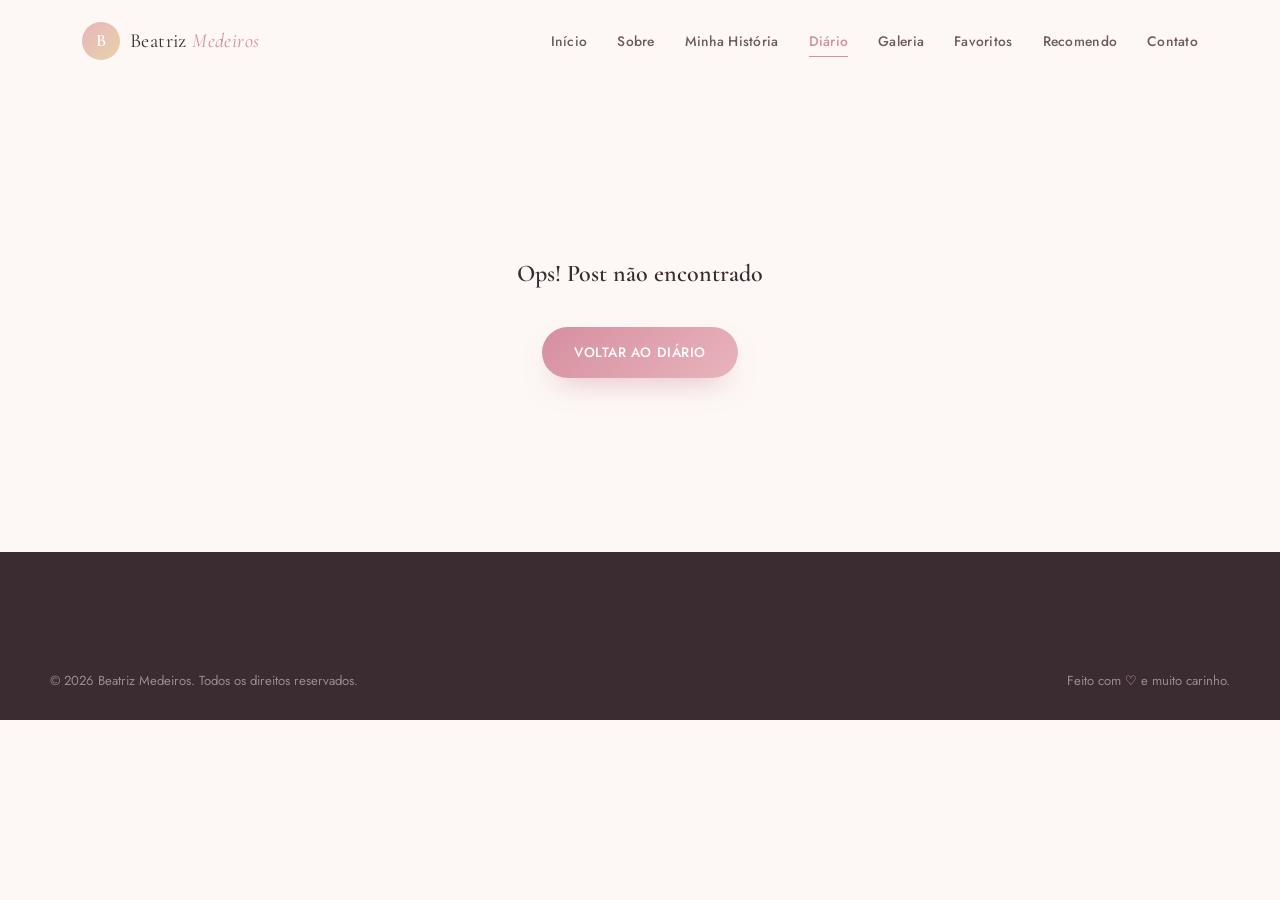
<file: post.html>
<!DOCTYPE html>
<html lang="pt-BR">
<head>
  <meta charset="UTF-8">
  <meta name="viewport" content="width=device-width, initial-scale=1.0">
  <title>Beatriz Medeiros | Post</title>
  <meta name="description" content="Leia o post completo no blog de Beatriz Medeiros">
  <link rel="preconnect" href="https://fonts.googleapis.com">
  <link rel="preconnect" href="https://fonts.gstatic.com" crossorigin>
  <link href="https://fonts.googleapis.com/css2?family=Cormorant+Garamond:ital,wght@0,400;0,500;0,600;1,500&family=Marcellus&family=Jost:wght@300;400;500;600&display=swap" rel="stylesheet">
  <link rel="stylesheet" href="style.css">
</head>
<body>
  <!-- PRELOADER -->
  <div class="preloader" id="preloader" aria-hidden="true">
    <div class="preloader-container">
      <div class="preloader-ring">
        <div class="preloader-mark">B</div>
      </div>
      <div class="preloader-text">
        <div class="preloader-title">Beatriz <em>Medeiros</em></div>
        <div class="preloader-subtitle">Carregando...</div>
      </div>
    </div>
  </div>

  <!-- HEADER / NAV -->
  <header class="site-header" id="site-header">
    <div class="header-inner container">
      <a href="index.html" class="logo" aria-label="Página inicial de Beatriz Medeiros">
        <span class="logo-mark">B</span>
        <span class="logo-text">Beatriz <em>Medeiros</em></span>
      </a>
      <nav class="main-nav" id="main-nav" aria-label="Navegação principal">
        <ul>
          <li><a href="index.html#home" class="nav-link">Início</a></li>
          <li><a href="index.html#sobre" class="nav-link">Sobre</a></li>
          <li><a href="index.html#historia" class="nav-link">Minha História</a></li>
          <li><a href="index.html#blog" class="nav-link active">Diário</a></li>
          <li><a href="index.html#galeria" class="nav-link">Galeria</a></li>
          <li><a href="index.html#favoritos" class="nav-link">Favoritos</a></li>
          <li><a href="index.html#produtos" class="nav-link">Recomendo</a></li>
          <li><a href="index.html#contato" class="nav-link">Contato</a></li>
        </ul>
      </nav>
      <button class="nav-toggle" id="nav-toggle" aria-label="Abrir menu" aria-expanded="false">
        <span></span><span></span><span></span>
      </button>
    </div>
  </header>

  <!-- POST INDIVIDUAL -->
  <section class="section" id="post-individual">
    <div class="container" style="max-width: 800px;">
      <a href="index.html#blog" class="link-arrow" style="display: inline-block; margin-bottom: 2rem;">&larr; Voltar ao diário</a>
      
      <div class="post-header" data-animate="fade-up">
        <span class="tag" id="post-tag"></span>
        <h1 class="section-title" id="post-title"></h1>
        <div class="post-meta" style="color: var(--text-light); margin-bottom: 2rem;">
          <time id="post-date"></time>
        </div>
      </div>
      
      <div class="post-image" data-animate="fade-up" style="margin-bottom: 2rem; border-radius: 1rem; overflow: hidden;">
        <img id="post-image" src="" alt="" style="width: 100%; height: auto; display: block;">
      </div>
      
      <div class="post-content" data-animate="fade-up" id="post-content">
        <!-- O conteúdo completo do post será inserido aqui via JS -->
      </div>
    </div>
  </section>

  <!-- CONTATO / FOOTER -->
  <footer class="site-footer">
    <div class="container footer-bottom">
      <p>&copy; <span id="year"></span> Beatriz Medeiros. Todos os direitos reservados.</p>
      <p class="footer-credit">Feito com <span aria-hidden="true">♡</span> e muito carinho.</p>
    </div>
  </footer>

  <script>
    // Mesmos dados dos posts do index.html! Copie e cole aqui os mesmos do script.js
    const blogPosts = [
      {
        id: 1,
        title: "Manhãs lentas: o ritual que mudou minha rotina",
        excerpt: "Como pequenos hábitos pela manhã transformaram minha produtividade e meu bem-estar.",
        category: "diario",
        tag: "Diário",
        image: "images/sala2.jpeg",
        date: "2026-06-10",
        dateDisplay: "10 jun 2026",
        link: "post.html?id=1",
        fullContent: `
          <p>Bom dia, pessoal! Hoje quero compartilhar com vocês um pouco sobre como mudei completamente minha relação com as manhãs — e como isso transformou todo o resto do meu dia.</p>
          <br>
          <h3>O problema antigo</h3>
          <p>Antes, eu era a pessoa que acordava 10 minutos antes de precisar sair, pulava o café da manhã e passava o resto do dia sentindo que estava "atrasada" para tudo. Não era uma forma feliz de viver.</p>
          <br>
          <h3>O ritual que mudou tudo</h3>
          <p>Decidi começar pequeno: acordar 30 minutos mais cedo. Nesses 30 minutos, eu:
            <ul style="list-style: disc; margin-left: 2rem; margin-top: 1rem; margin-bottom: 1rem;">
              <li>Bebo um copo de água quente com limão</li>
              <li>Faço 10 minutos de alongamento leve</li>
              <li>Escrevo 3 coisas que sou grata no meu diário</li>
              <li>Preparo um café da manhã calmamente</li>
            </ul>
          </p>
          <br>
          <p>Esses pequenos passos fizeram toda a diferença! Agora eu começo o dia com calma e gratidão, e isso reflete em tudo o que faço.</p>
          <br>
          <p>Espero que essa história inspire você a criar seus próprios rituais matinais! Qual é o seu ritual favorito? Me conte no Instagram!</p>
        `
      },
      {
        id: 2,
        title: "5 livros que li este mês e amei",
        excerpt: "Uma seleção carinhosa de histórias que me acompanharam nas últimas semanas.",
        category: "leituras",
        tag: "Leituras",
        image: "images/lendo_livro_surpresa.jpeg",
        date: "2026-06-05",
        dateDisplay: "05 jun 2026",
        link: "post.html?id=2",
        fullContent: `
          <p>Olá, amantes de livros! Hoje vim compartilhar as minhas leituras favoritas do mês — foram 5 livros que me fizeram sorrir, refletir e viajar sem sair de casa.</p>
          <br>
          <h3>1. A Insustentável Leveza do Ser - Milan Kundera</h3>
          <p>Um clássico que finalmente li! Fala sobre amor, liberdade e as escolhas que fazemos na vida. Muito profundoe cheio de frases para marcar no livro.</p>
          <br>
          <h3>2. Mulheres que Correm com os Lobos - Clarissa Pinkola Estés</h3>
          <p>Um livro sobre a força feminina, mitos e histórias que nos conectam com a nossa essência selvagem. Maravilhoso para quem busca autoconhecimento.</p>
          <br>
          <h3>3. O Pequeno Príncipe - Antoine de Saint-Exupéry</h3>
          <p>Reler esse livro é sempre um presente. Cada vez que leio, vejo algo novo. Uma lição sobre o que realmente importa na vida.</p>
          <br>
          <h3>4. Comer, Rezar, Amar - Elizabeth Gilbert</h3>
          <p>Uma jornada de autoconhecimento por Itália, Índia e Indonésia. Me inspirou a querer viajar mais e encontrar minha própria paz.</p>
          <br>
          <h3>5. A Vida é Bela - Stefan Zweig</h3>
          <p>Um livro sobre esperança e a beleza dos pequenos detalhes da vida. Perfeito para ler em um dia chuvoso com um chá quente.</p>
          <br>
          <p>E você, quais livros leu recentemente? Me recomenda alguns? Até a próxima!</p>
        `
      },
      {
        id: 3,
        title: "Um fim de semana inesquecível na serra",
        excerpt: "Registros, dicas e a sensação de desacelerar entre montanhas e ar puro.",
        category: "viagens",
        tag: "Viagens",
        image: "images/serra.jpeg",
        date: "2026-05-28",
        dateDisplay: "28 mai 2026",
        link: "post.html?id=3",
        fullContent: `
          <p>Oi pessoal! Voltei de um fim de semana na serra e estou aqui para contar tudo — desde as paisagens até as dicas práticas para você planejar sua própria viagem!</p>
          <br>
          <h3>Onde fui?</h3>
          <p>Fui para uma pequena cidade na serra, cheia de pousadas charmosas e paisagens de tirar o fôlego. O ar era tão limpo que parecia que eu estava respirando pela primeira vez!</p>
          <br>
          <h3>O que fiz?</h3>
          <ul style="list-style: disc; margin-left: 2rem; margin-top: 1rem; margin-bottom: 1rem;">
            <li>Fiz trilhas por matas de araucárias</li>
            <li>Provei doces caseiros na feira local</li>
            <li>Passei por mirantes com vistas incríveis</li>
            <li>Dormi em uma pousada com lareira — sonho!</li>
          </ul>
          <br>
          <h3>Dicas para sua viagem</h3>
          <p>Leve roupas quentes mesmo no verão, pois a serra esfria muito à noite! E não se esqueça de levar uma câmera — as paisagens são imperdíveis.</p>
          <br>
          <p>Essa viagem me lembrou da importância de desacelerar e aproveitar o momento. A vida é muito mais bonita quando a gente não está com pressa!</p>
        `
      },
      {
        id: 4,
        title: "Como criei meu canto de leitura dos sonhos",
        excerpt: "Dicas de decoração simples e acessível para criar um espaço só seu em casa.",
        category: "lifestyle",
        tag: "Lifestyle",
        image: "images/biblioteca2.jpeg",
        date: "2026-05-20",
        dateDisplay: "20 mai 2026",
        link: "post.html?id=4",
        fullContent: `
          <p>Olá, amantes de decoração! Hoje vou compartilhar como criei o meu canto de leitura dos sonhos — sem gastar muito dinheiro!</p>
          <br>
          <h3>1. Escolha o lugar perfeito</h3>
          <p>Eu escolhi um cantinho perto da janela, para ter luz natural durante o dia. Se você não tiver janela, use luzes quentes — elas dão um clima super aconchegante!</p>
          <br>
          <h3>2. Conforto é tudo</h3>
          <p>Coloquei uma poltrona super confortável, um tapete felpudo e várias almofadas. O objetivo é se sentir como um abraço!</p>
          <br>
          <h3>3. Iluminação</h3>
          <p>Além da luz natural, tenho uma luminária de mesa com luz quente e também luzes de fada. Perfeito para leituras noturnas!</p>
          <br>
          <h3>4. Toques pessoais</h3>
          <p>Adicionei algumas plantas, um porta-canetas e, claro, uma estante com os meus livros favoritos. Personalize com o que você ama!</p>
          <br>
          <p>Esse espaço é o meu refúgio. Espero que essas dicas ajudem você a criar o seu próprio canto especial!</p>
        `
      },
      {
        id: 5,
        title: "O que aprendi ao escrever todos os dias por um ano",
        excerpt: "Reflexões sobre disciplina, autoconhecimento e o poder de registrar a própria vida.",
        category: "diario",
        tag: "Diário",
        image: "images/diario.jpeg",
        date: "2026-05-12",
        dateDisplay: "12 mai 2026",
        link: "post.html?id=5",
        fullContent: `
          <p>Há um ano, eu me propus a escrever no diário todos os dias. Hoje, quero compartilhar com vocês o que essa prática me ensinou.</p>
          <br>
          <h3>1. Autoconhecimento</h3>
          <p>Escrever todos os dias me fez conhecer melhor a mim mesma — meus medos, meus sonhos, o que me faz feliz. É como ter uma conversa honesta com você mesmo.</p>
          <br>
          <h3>2. Gratidão</h3>
          <p>Comecei a perceber e registrar os pequenos momentos de alegria — um café bom, um sorriso de um amigo, um dia de sol. Isso mudou completamente minha perspectiva.</p>
          <br>
          <h3>3. Disciplina</h3>
          <p>Não foi fácil todos os dias. Alguns dias eu só escrevia duas linhas. Mas o importante era manter o hábito. E isso me ensinou que a constância vale mais que a perfeição.</p>
          <br>
          <h3>4. Memórias</h3>
          <p>Agora eu tenho um registro de todo esse ano — os momentos bons e os menos bons. É maravilhoso poder voltar e lembrar de detalhes que já tinha esquecido.</p>
          <br>
          <p>Se você já pensou em começar um diário, eu recomendo muito! Basta começar — não precisa ser perfeito, só precisa ser seu.</p>
        `
      },
      {
        id: 6,
        title: "Receita afetiva: o bolo que sempre me lembra de casa",
        excerpt: "A receita de família que nunca falha e o motivo de eu sempre voltar a ela.",
        category: "lifestyle",
        tag: "Lifestyle",
        image: "images/bolo1.jpeg",
        date: "2026-05-02",
        dateDisplay: "02 mai 2026",
        link: "post.html?id=6",
        fullContent: `
          <p>Olá, pessoal! Hoje vim compartilhar uma receita muito especial: o bolo de chocolate da minha avó. É uma receita que me lembra de casa, de abraços quentes e de felicidade.</p>
          <br>
          <h3>Ingredientes (para 8 pessoas)</h3>
          <ul style="list-style: disc; margin-left: 2rem; margin-top: 1rem; margin-bottom: 1rem;">
            <li>3 ovos</li>
            <li>1 xícara de açúcar</li>
            <li>1 xícara de leite</li>
            <li>1/2 xícara de óleo vegetal</li>
            <li>1 xícara de chocolate em pó</li>
            <li>2 xícaras de farinha de trigo</li>
            <li>1 colher de sopa de fermento em pó</li>
            <li>Uma pitada de sal</li>
          </ul>
          <br>
          <h3>Modo de preparo</h3>
          <ol style="list-style: decimal; margin-left: 2rem; margin-top: 1rem; margin-bottom: 1rem;">
            <li>Preaqueça o forno a 180°C e unte uma forma com manteiga e farinha.</li>
            <li>Bata os ovos e o açúcar até ficar claro e fofo.</li>
            <li>Adicione o leite, o óleo e o chocolate em pó, e misture bem.</li>
            <li>Acrescente a farinha, o sal e misture até ficar homogêneo.</li>
            <li>Por último, adicione o fermento e misture suavemente.</li>
            <li>Leve ao forno por cerca de 40 minutos ou até que um palito saia limpo.</li>
          </ol>
          <br>
          <p>Esse bolo é simples, mas cheio de amor. Espero que ele traga felicidade para a sua casa também!</p>
        `
      }
    ];

    // Função para pegar o parâmetro da URL
    function getQueryParam(param) {
      const urlParams = new URLSearchParams(window.location.search);
      return urlParams.get(param);
    }

    // Função para carregar o post
    function loadPost() {
      const postId = parseInt(getQueryParam('id'));
      const post = blogPosts.find(p => p.id === postId);

      if (!post) {
        document.getElementById('post-individual').innerHTML = `
          <div class="container" style="max-width: 800px; text-align: center; padding: 4rem 0;">
            <h2>Ops! Post não encontrado</h2>
            <a href="index.html#blog" class="btn btn-primary" style="margin-top: 2rem;">Voltar ao diário</a>
          </div>
        `;
        return;
      }

      // Preencher o conteúdo do post
      document.getElementById('post-tag').textContent = post.tag;
      document.getElementById('post-title').textContent = post.title;
      document.getElementById('post-date').textContent = post.dateDisplay;
      document.getElementById('post-image').src = post.image;
      document.getElementById('post-image').alt = post.title;
      document.getElementById('post-content').innerHTML = post.fullContent;
      document.title = `Beatriz Medeiros | ${post.title}`;

      // Animações (mesmo estilo do index.html)
      const animatedEls = document.querySelectorAll('[data-animate]');
      const revealObserver = new IntersectionObserver((entries) => {
        entries.forEach(entry => {
          if (entry.isIntersecting) {
            const delay = entry.target.dataset.delay || 0;
            setTimeout(() => entry.target.classList.add('in-view'), delay);
            revealObserver.unobserve(entry.target);
          }
        });
      }, { threshold: 0.15, rootMargin: '0px 0px -40px 0px' });

      animatedEls.forEach((el, index) => {
        const parent = el.parentElement;
        if (parent && parent.children.length > 1) {
          const siblingIndex = Array.from(parent.children).indexOf(el);
          el.dataset.delay = Math.min(siblingIndex * 80, 320);
        }
        revealObserver.observe(el);
      });
    }

    // Mesmas funções básicas do index.html
    document.addEventListener('DOMContentLoaded', () => {
      loadPost();

      // Preloader
      const preloader = document.getElementById('preloader');
      window.addEventListener('load', () => {
        setTimeout(() => preloader.classList.add('is-hidden'), 300);
      });
      setTimeout(() => preloader && preloader.classList.add('is-hidden'), 1500);

      // Menu mobile
      const navToggle = document.getElementById('nav-toggle');
      const mainNav = document.getElementById('main-nav');
      navToggle.addEventListener('click', () => {
        const isOpen = mainNav.classList.toggle('is-open');
        navToggle.classList.toggle('is-active', isOpen);
        navToggle.setAttribute('aria-expanded', isOpen);
        document.body.style.overflow = isOpen ? 'hidden' : '';
      });
      document.querySelectorAll('.nav-link').forEach(link => {
        link.addEventListener('click', () => {
          if (mainNav.classList.contains('is-open')) {
            mainNav.classList.remove('is-open');
            navToggle.classList.remove('is-active');
            navToggle.setAttribute('aria-expanded', 'false');
            document.body.style.overflow = '';
          }
        });
      });

      // Ano no rodapé
      document.getElementById('year').textContent = new Date().getFullYear();
    });
  </script>
</body>
</html>
</file>
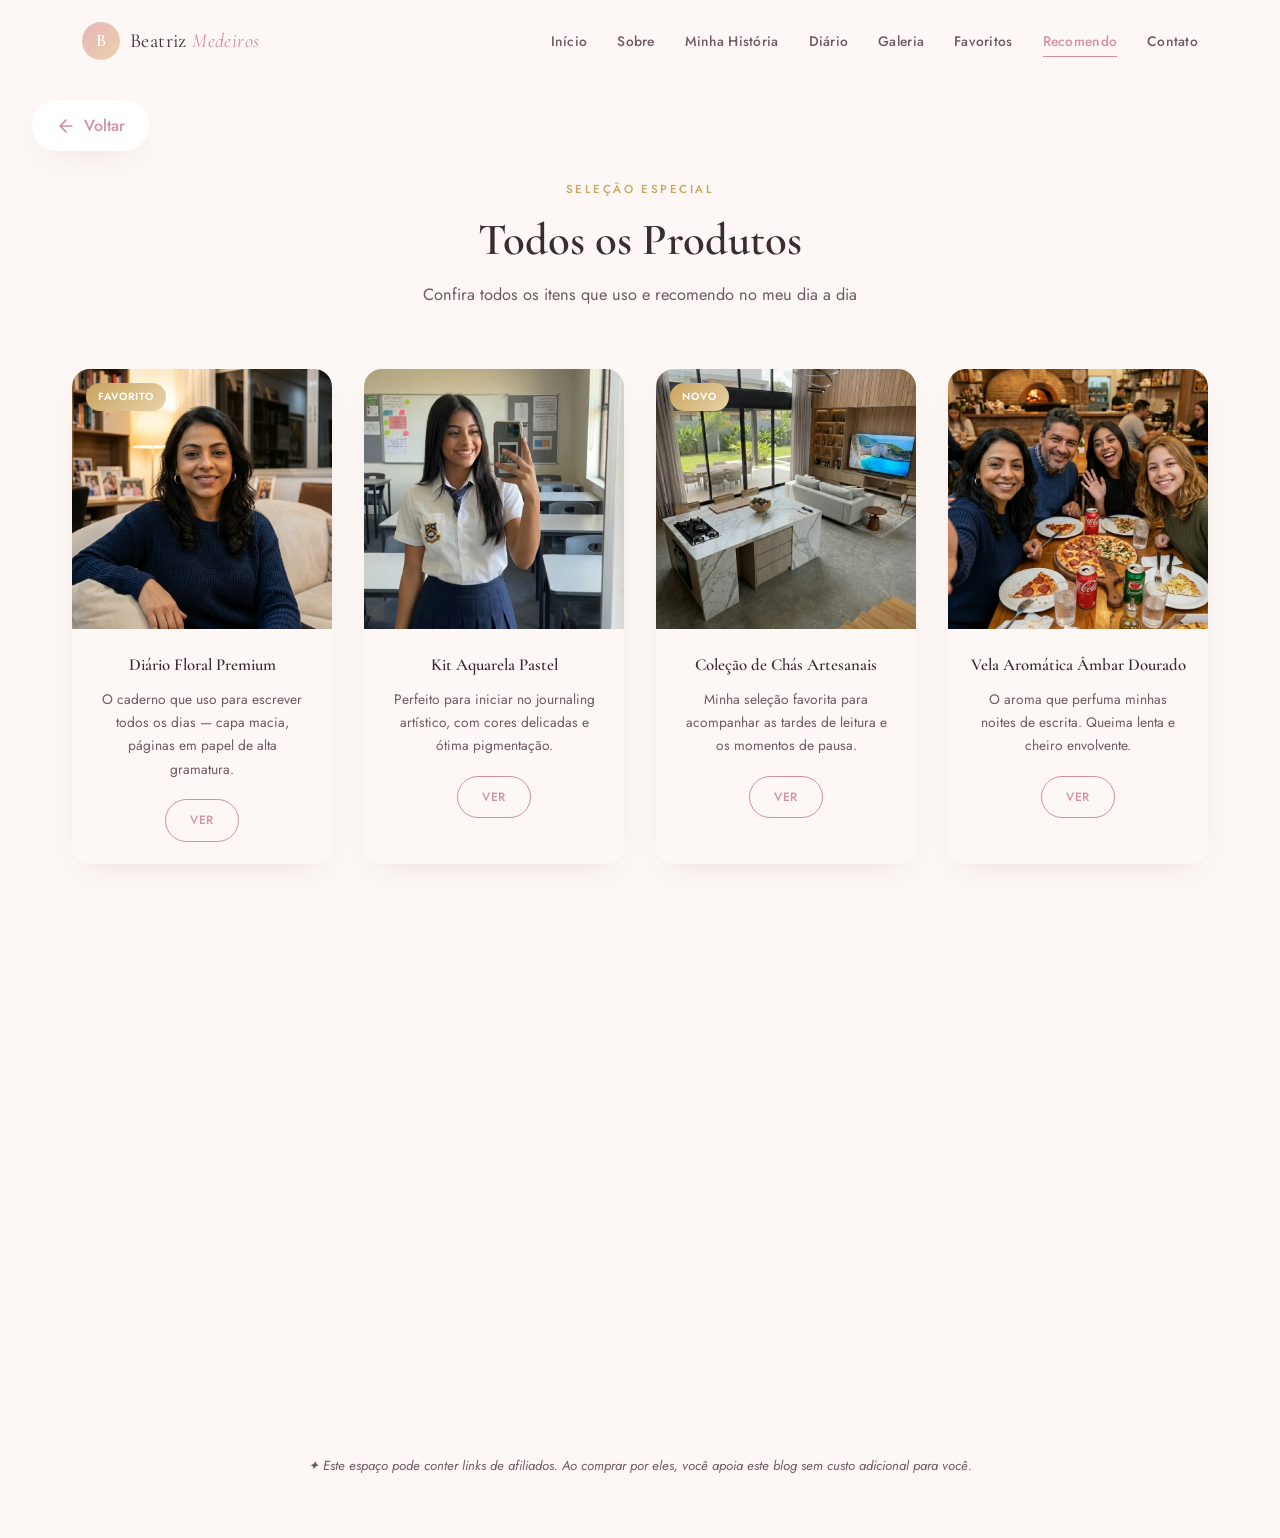
<file: produtos.html>
<!DOCTYPE html>
<html lang="pt-BR">
<head>
  <meta charset="UTF-8">
  <meta name="viewport" content="width=device-width, initial-scale=1.0">
  <title>Produtos Recomendados | Beatriz Medeiros</title>
  <meta name="description" content="Confira todos os produtos recomendados por Beatriz Medeiros">
  <link rel="preconnect" href="https://fonts.googleapis.com">
  <link rel="preconnect" href="https://fonts.gstatic.com" crossorigin>
  <link href="https://fonts.googleapis.com/css2?family=Cormorant+Garamond:ital,wght@0,400;0,500;0,600;1,500&family=Marcellus&family=Jost:wght@300;400;500;600&display=swap" rel="stylesheet">
  <link rel="icon" href="data:image/svg+xml,%3Csvg xmlns='http://www.w3.org/2000/svg' viewBox='0 0 100 100'%3E%3Ctext y='.9em' font-size='90'%3E✦%3C/text%3E%3C/svg%3E">
  <link rel="stylesheet" href="style.css">
  <style>
    .products-page {
      min-height: 100vh;
      background: var(--color-cream);
      padding-top: 100px;
      padding-bottom: 60px;
    }
    .back-btn {
      position: fixed;
      top: 100px;
      left: 32px;
      display: inline-flex;
      align-items: center;
      gap: 8px;
      padding: 12px 24px;
      border-radius: 999px;
      background: var(--color-white);
      color: var(--color-rose-deep);
      font-family: var(--font-body);
      font-weight: 500;
      box-shadow: var(--shadow-card);
      transition: all var(--transition);
      z-index: 100;
    }
    .back-btn:hover {
      transform: translateX(-4px);
      box-shadow: var(--shadow-soft);
      background: var(--color-rose-deep);
      color: var(--color-white);
    }
    .products-container {
      max-width: 1200px;
      margin: 0 auto;
      padding: 0 32px;
    }
    .products-page-title {
      text-align: center;
      margin-bottom: 60px;
    }
    .products-grid-full {
      display: grid;
      grid-template-columns: repeat(auto-fill, minmax(260px, 1fr));
      gap: 32px;
    }
    @media (max-width: 768px) {
      .back-btn {
        left: 16px;
        top: 90px;
      }
      .products-container {
        padding: 0 16px;
      }
    }
  </style>
</head>
<body>
  <header class="site-header" id="site-header">
    <div class="header-inner container">
      <a href="index.html" class="logo" aria-label="Página inicial de Beatriz Medeiros">
        <span class="logo-mark">B</span>
        <span class="logo-text">Beatriz <em>Medeiros</em></span>
      </a>
      <nav class="main-nav" id="main-nav" aria-label="Navegação principal">
        <ul>
          <li><a href="index.html#home" class="nav-link">Início</a></li>
          <li><a href="index.html#sobre" class="nav-link">Sobre</a></li>
          <li><a href="index.html#historia" class="nav-link">Minha História</a></li>
          <li><a href="index.html#blog" class="nav-link">Diário</a></li>
          <li><a href="index.html#galeria" class="nav-link">Galeria</a></li>
          <li><a href="index.html#favoritos" class="nav-link">Favoritos</a></li>
          <li><a href="index.html#produtos" class="nav-link active">Recomendo</a></li>
          <li><a href="index.html#contato" class="nav-link">Contato</a></li>
        </ul>
      </nav>
      <button class="nav-toggle" id="nav-toggle" aria-label="Abrir menu" aria-expanded="false">
        <span></span><span></span><span></span>
      </button>
    </div>
  </header>

  <section class="products-page">
    <a href="index.html#produtos" class="back-btn">
      <svg width="20" height="20" viewBox="0 0 24 24" fill="none" xmlns="http://www.w3.org/2000/svg">
        <path d="M19 12H5M5 12L12 5M5 12L12 19" stroke="currentColor" stroke-width="2" stroke-linecap="round" stroke-linejoin="round"/>
      </svg>
      Voltar
    </a>
    <div class="products-container">
      <div class="products-page-title">
        <p class="eyebrow">Seleção Especial</p>
        <h2 class="section-title">Todos os Produtos</h2>
        <p class="section-subtitle" style="max-width: 600px; margin: 0 auto;">Confira todos os itens que uso e recomendo no meu dia a dia</p>
      </div>
      <div class="products-grid-full" id="productsGridFull">
        <!-- Product cards will be added here via JavaScript -->
      </div>
      <p class="disclosure" style="text-align: center; margin-top: 60px;">
        ✦ Este espaço pode conter links de afiliados. Ao comprar por eles, você apoia este blog sem custo adicional para você.
      </p>
    </div>
  </section>

  <script>
    // Complete products data with more items!
    const allProducts = [
      {
        id: 1,
        name: "Diário Floral Premium",
        description: "O caderno que uso para escrever todos os dias — capa macia, páginas em papel de alta gramatura.",
        image: "images/mae.jpeg",
        badge: "Favorito",
        buttonText: "Ver",
        link: "https://example.com/diario"
      },
      {
        id: 2,
        name: "Kit Aquarela Pastel",
        description: "Perfeito para iniciar no journaling artístico, com cores delicadas e ótima pigmentação.",
        image: "images/escola.jpeg",
        badge: null,
        buttonText: "Ver",
        link: "https://example.com/aquarela"
      },
      {
        id: 3,
        name: "Coleção de Chás Artesanais",
        description: "Minha seleção favorita para acompanhar as tardes de leitura e os momentos de pausa.",
        image: "images/sala2.jpeg",
        badge: "Novo",
        buttonText: "Ver",
        link: "https://example.com/cha"
      },
      {
        id: 4,
        name: "Vela Aromática Âmbar Dourado",
        description: "O aroma que perfuma minhas noites de escrita. Queima lenta e cheiro envolvente.",
        image: "images/pizza.jpeg",
        badge: null,
        buttonText: "Ver",
        link: "https://example.com/vela"
      },
      {
        id: 5,
        name: "Marcador de Páginas de Madeira",
        description: "Marcador personalizado com detalhes artesanais, perfeito para marcar suas páginas favoritas.",
        image: "images/selfie1.jpeg",
        badge: "Artesanal",
        buttonText: "Ver",
        link: "https://example.com/marcador"
      },
      {
        id: 6,
        name: "Caneta Tinteiro Vintage",
        description: "Caneta elegante com escrita suave, ideal para adicionar um toque especial aos seus textos.",
        image: "images/park.jpeg",
        badge: null,
        buttonText: "Ver",
        link: "https://example.com/caneta"
      },
      {
        id: 7,
        name: "Organizador de Mesa Minimalista",
        description: "Organizador funcional e bonito para manter seu espaço de trabalho sempre arrumado.",
        image: "images/amiga.jpeg",
        badge: "Bestseller",
        buttonText: "Ver",
        link: "https://example.com/organizador"
      },
      {
        id: 8,
        name: "Lâmpada de Mesa LED Warm",
        description: "Iluminação suave e ajustável, perfeita para criar um ambiente aconchegante para leitura.",
        image: "images/foto.jpeg",
        badge: null,
        buttonText: "Ver",
        link: "https://example.com/lampada"
      }
    ];

    // Intersection Observer for animations
    const revealObserver = new IntersectionObserver((entries) => {
      entries.forEach(entry => {
        if (entry.isIntersecting) {
          const el = entry.target;
          const delay = el.dataset.delay || 0;
          setTimeout(() => el.classList.add('in-view'), delay);
          revealObserver.unobserve(el);
        }
      });
    }, { threshold: 0.15, rootMargin: '0px 0px -40px 0px' });

    // Render all products
    function renderAllProducts() {
      const grid = document.getElementById('productsGridFull');
      grid.innerHTML = '';

      allProducts.forEach(product => {
        const card = document.createElement('div');
        card.className = 'product-card';
        card.dataset.animate = 'fade-up';

        card.innerHTML = `
          <div class="product-img">
            <img src="${product.image}" alt="${product.name}">
            ${product.badge ? `<span class="product-badge">${product.badge}</span>` : ''}
          </div>
          <div class="product-content">
            <h3>${product.name}</h3>
            <p>${product.description}</p>
            <a href="${product.link}" class="btn btn-small" target="_blank" rel="nofollow noopener">${product.buttonText}</a>
          </div>
        `;

        grid.appendChild(card);

        // Apply staggered delay
        const parent = card.parentElement;
        if (parent && parent.children.length > 1) {
          const siblingIndex = Array.from(parent.children).indexOf(card);
          card.dataset.delay = Math.min(siblingIndex * 80, 320);
        }
        revealObserver.observe(card);
      });
    }

    // Initialize
    document.addEventListener('DOMContentLoaded', renderAllProducts);

    // Header scroll effect
    const header = document.getElementById('site-header');
    window.addEventListener('scroll', () => {
      header.classList.toggle('scrolled', window.scrollY > 60);
    });

    // Mobile menu toggle
    const navToggle = document.getElementById('nav-toggle');
    const mainNav = document.getElementById('main-nav');
    navToggle.addEventListener('click', () => {
      const isOpen = mainNav.classList.toggle('is-open');
      navToggle.classList.toggle('is-active', isOpen);
      navToggle.setAttribute('aria-expanded', isOpen);
      document.body.style.overflow = isOpen ? 'hidden' : '';
    });
    document.querySelectorAll('.nav-link').forEach(link => {
      link.addEventListener('click', () => {
        if (mainNav.classList.contains('is-open')) {
          mainNav.classList.remove('is-open');
          navToggle.classList.remove('is-active');
          navToggle.setAttribute('aria-expanded', 'false');
          document.body.style.overflow = '';
        }
      });
    });
  </script>
</body>
</html>
</file>
<file: style.css>
/* ============================================================
   BEATRIZ MEDEIROS — BLOG PESSOAL
   Paleta: Rosa suave, branco, dourado discreto
   Tipografia: Cormorant Garamond (display/serif), Jost (corpo)
   ============================================================ */

:root {
  /* Cores */
  --color-blush: #f7e9ec;
  --color-rose: #e8b4bc;
  --color-rose-deep: #d68fa0;
  --color-cream: #fdf8f5;
  --color-white: #ffffff;
  --color-gold: #c9a25d;
  --color-gold-soft: #e8d3a8;
  --color-ink: #3a2c30;
  --color-ink-soft: #6e5a5f;
  --color-line: #ecdfe1;

  /* Tipografia */
  --font-display: "Cormorant Garamond", "Marcellus", serif;
  --font-script: "Marcellus", serif;
  --font-body: "Jost", sans-serif;

  /* Layout */
  --container: 1180px;
  --radius-sm: 8px;
  --radius-md: 18px;
  --radius-lg: 32px;
  --shadow-soft: 0 20px 50px -25px rgba(168, 110, 124, 0.35);
  --shadow-card: 0 12px 30px -18px rgba(168, 110, 124, 0.3);
  --transition: 0.4s cubic-bezier(0.22, 0.61, 0.36, 1);
}

/* ============================================================
   RESET / BASE
   ============================================================ */
* { margin: 0; padding: 0; box-sizing: border-box; }

html { scroll-behavior: smooth; }

body {
  font-family: var(--font-body);
  color: var(--color-ink);
  background: var(--color-cream);
  line-height: 1.7;
  font-size: 16px;
  overflow-x: hidden;
  padding-top: 80px; /* Adiciona espaço para o header fixo */
}

img { max-width: 100%; display: block; }

a { text-decoration: none; color: inherit; }

ul { list-style: none; }

button { font-family: inherit; cursor: pointer; border: none; background: none; }

.container {
  max-width: var(--container);
  margin: 0 auto;
  padding: 0 32px;
}

.sr-only {
  position: absolute;
  width: 1px; height: 1px;
  overflow: hidden;
  clip: rect(0,0,0,0);
}

:focus-visible {
  outline: 2px solid var(--color-rose-deep);
  outline-offset: 3px;
  border-radius: 4px;
}

@media (prefers-reduced-motion: reduce) {
  * { animation-duration: 0.01ms !important; transition-duration: 0.01ms !important; scroll-behavior: auto !important; }
}

/* ============================================================
   TIPOGRAFIA GERAL
   ============================================================ */
h1, h2, h3, h4 { font-family: var(--font-display); font-weight: 600; color: var(--color-ink); }

.eyebrow {
  font-family: var(--font-body);
  text-transform: uppercase;
  letter-spacing: 0.22em;
  font-size: 0.72rem;
  font-weight: 500;
  color: var(--color-gold);
  margin-bottom: 14px;
}

.section-title {
  font-size: clamp(2rem, 4vw, 2.8rem);
  line-height: 1.2;
  margin-bottom: 14px;
}

.section-subtitle {
  color: var(--color-ink-soft);
  font-size: 1.02rem;
  max-width: 560px;
}

.section-head { margin-bottom: 56px; }

.script {
  font-family: var(--font-script);
  font-style: italic;
  color: var(--color-rose-deep);
}

/* ============================================================
   BOTÕES
   ============================================================ */
.btn {
  display: inline-flex;
  align-items: center;
  justify-content: center;
  gap: 8px;
  padding: 14px 32px;
  border-radius: 999px;
  font-size: 0.85rem;
  font-weight: 500;
  letter-spacing: 0.04em;
  text-transform: uppercase;
  transition: all var(--transition);
  white-space: nowrap;
  position: relative;
  overflow: hidden;
  z-index: 1;
}

.btn::before {
  content: '';
  position: absolute;
  top: 50%;
  left: 50%;
  width: 0;
  height: 0;
  border-radius: 50%;
  background: rgba(255, 255, 255, 0.2);
  transform: translate(-50%, -50%);
  transition: width 0.6s ease, height 0.6s ease;
  z-index: -1;
}

.btn:hover::before {
  width: 300px;
  height: 300px;
}

.btn-primary {
  background: linear-gradient(135deg, var(--color-rose-deep), var(--color-rose));
  color: var(--color-white);
  box-shadow: 0 14px 30px -14px rgba(214, 143, 160, 0.7);
}
.btn-primary:hover { 
  transform: translateY(-3px); 
  box-shadow: 0 18px 36px -14px rgba(214, 143, 160, 0.8); 
}

.btn-ghost {
  border: 1px solid var(--color-line);
  color: var(--color-ink);
  background: rgba(255,255,255,0.5);
}
.btn-ghost:hover { 
  border-color: var(--color-rose-deep); 
  color: var(--color-rose-deep); 
  transform: translateY(-2px);
  box-shadow: 0 8px 20px -10px rgba(214, 143, 160, 0.3);
}

.btn-outline {
  border: 1px solid var(--color-rose-deep);
  color: var(--color-rose-deep);
}
.btn-outline:hover { 
  background: var(--color-rose-deep); 
  color: var(--color-white); 
}

.btn-small {
  padding: 10px 24px;
  font-size: 0.75rem;
  border: 1px solid var(--color-rose-deep);
  color: var(--color-rose-deep);
  border-radius: 999px;
}
.btn-small:hover { 
  background: var(--color-rose-deep); 
  color: var(--color-white); 
  transform: translateY(-2px);
  box-shadow: 0 8px 20px -10px rgba(214, 143, 160, 0.3);
}

.btn-full { width: 100%; }

/* ============================================================
   PRELOADER
   ============================================================ */
.preloader {
  position: fixed; inset: 0;
  background: linear-gradient(135deg, var(--color-cream) 0%, var(--color-blush) 100%);
  display: flex; 
  flex-direction: column;
  align-items: center; 
  justify-content: center;
  z-index: 9999;
  transition: opacity 0.8s cubic-bezier(0.22, 0.61, 0.36, 1), visibility 0.8s cubic-bezier(0.22, 0.61, 0.36, 1);
}
.preloader.is-hidden { opacity: 0; visibility: hidden; }

.preloader-container {
  display: flex;
  flex-direction: column;
  align-items: center;
  gap: 24px;
}

.preloader-ring {
  position: relative;
  width: 120px;
  height: 120px;
}

.preloader-ring::before,
.preloader-ring::after {
  content: "";
  position: absolute;
  inset: 0;
  border-radius: 50%;
  border: 3px solid transparent;
}

.preloader-ring::before {
  border-top-color: var(--color-rose-deep);
  animation: spin 1.2s linear infinite;
}

.preloader-ring::after {
  inset: 8px;
  border-bottom-color: var(--color-gold-soft);
  animation: spin 0.8s linear infinite reverse;
}

.preloader-mark {
  position: absolute;
  top: 50%;
  left: 50%;
  transform: translate(-50%, -50%);
  font-family: var(--font-display);
  font-size: 2.5rem;
  font-weight: 600;
  color: var(--color-rose-deep);
  text-shadow: 0 2px 20px rgba(214, 143, 160, 0.3);
}

.preloader-text {
  display: flex;
  flex-direction: column;
  align-items: center;
  gap: 8px;
}

.preloader-title {
  font-family: var(--font-display);
  font-size: 1.8rem;
  color: var(--color-ink);
  letter-spacing: 0.05em;
}

.preloader-title em {
  font-style: italic;
  color: var(--color-rose-deep);
}

.preloader-subtitle {
  font-family: var(--font-body);
  font-size: 0.9rem;
  color: var(--color-ink-soft);
  letter-spacing: 0.12em;
  text-transform: uppercase;
  animation: pulse 2s ease-in-out infinite;
}

@keyframes spin {
  to { transform: rotate(360deg); }
}

@keyframes pulse {
  0%, 100% { opacity: 0.6; }
  50% { opacity: 1; }
}

/* ============================================================
   HEADER / NAV
   ============================================================ */
.site-header {
  position: fixed;
  top: 0; left: 0; right: 0;
  z-index: 1000;
  padding: 22px 0;
  transition: all var(--transition);
  background: rgba(253, 248, 245, 0.85);
  backdrop-filter: blur(14px);
}
.site-header.scrolled {
  padding: 12px 0;
  box-shadow: 0 8px 30px -20px rgba(168, 110, 124, 0.4);
}

.header-inner {
  display: flex;
  align-items: center;
  justify-content: space-between;
}

.logo {
  display: flex;
  align-items: center;
  gap: 10px;
  font-family: var(--font-display);
  font-size: 1.25rem;
  letter-spacing: 0.02em;
}
.logo-mark {
  display: flex; align-items: center; justify-content: center;
  width: 38px; height: 38px;
  border-radius: 50%;
  background: linear-gradient(135deg, var(--color-rose), var(--color-gold-soft));
  color: var(--color-white);
  font-weight: 600;
  font-size: 1.1rem;
}
.logo-text em { font-style: italic; color: var(--color-rose-deep); }

.main-nav ul { display: flex; gap: 30px; }
.nav-link {
  font-size: 0.86rem;
  font-weight: 500;
  letter-spacing: 0.02em;
  color: var(--color-ink-soft);
  position: relative;
  padding-bottom: 6px;
  transition: color var(--transition);
}
.nav-link::after {
  content: "";
  position: absolute;
  left: 0; right: 100%; bottom: 0;
  height: 1px;
  background: var(--color-rose-deep);
  transition: right var(--transition);
}
.nav-link:hover, .nav-link.active { color: var(--color-rose-deep); }
.nav-link:hover::after, .nav-link.active::after { right: 0; }

.nav-toggle {
  display: none;
  flex-direction: column;
  gap: 5px;
  width: 28px;
  z-index: 1001;
}
.nav-toggle span {
  display: block;
  height: 1.5px;
  width: 100%;
  background: var(--color-ink);
  border-radius: 2px;
  transition: all var(--transition);
}
.nav-toggle.is-active span:nth-child(1) { transform: translateY(6.5px) rotate(45deg); }
.nav-toggle.is-active span:nth-child(2) { opacity: 0; }
.nav-toggle.is-active span:nth-child(3) { transform: translateY(-6.5px) rotate(-45deg); }

/* ============================================================
   HERO
   ============================================================ */
.hero {
  position: relative;
  min-height: 100vh;
  display: flex;
  align-items: center;
  padding-top: 30px;
  padding-bottom: 60px;
  overflow: hidden;
}

.hero-bg {
  position: absolute; inset: 0;
  background: linear-gradient(160deg, var(--color-blush) 0%, var(--color-cream) 55%, var(--color-white) 100%);
  z-index: -3;
}

.hero-shape {
  position: absolute;
  border-radius: 50%;
  z-index: -2;
  filter: blur(0px);
}
.hero-shape--1 {
  width: 460px; height: 460px;
  background: radial-gradient(circle, rgba(232, 180, 188, 0.45), transparent 70%);
  top: -120px; right: -100px;
  animation: float1 14s ease-in-out infinite;
  will-change: transform;
}
.hero-shape--2 {
  width: 320px; height: 320px;
  background: radial-gradient(circle, rgba(232, 211, 168, 0.4), transparent 70%);
  bottom: -80px; left: -60px;
  animation: float2 16s ease-in-out infinite;
  will-change: transform;
}
@keyframes float1 { 
  0%,100% { transform: translate(0,0) rotate(0deg); } 
  25% { transform: translate(-20px, 30px) rotate(5deg); }
  50% { transform: translate(-30px, 20px) rotate(0deg); }
  75% { transform: translate(-10px, 10px) rotate(-5deg); }
}
@keyframes float2 { 
  0%,100% { transform: translate(0,0) rotate(0deg); } 
  25% { transform: translate(30px, -15px) rotate(-5deg); }
  50% { transform: translate(20px, -25px) rotate(0deg); }
  75% { transform: translate(10px, -10px) rotate(5deg); }
}

.hero-grid {
  display: grid;
  grid-template-columns: 1.1fr 1fr;
  gap: 64px;
  align-items: center;
}

.hero-title {
  font-size: clamp(2.6rem, 6vw, 4.4rem);
  line-height: 1.12;
  margin-bottom: 24px;
}

.hero-bio {
  font-size: 1.08rem;
  color: var(--color-ink-soft);
  max-width: 460px;
  margin-bottom: 36px;
}

.hero-actions { display: flex; gap: 16px; flex-wrap: wrap; }

.hero-media {
  position: relative;
  display: flex;
  justify-content: center;
}

.hero-photo-frame {
  position: relative;
  width: 100%;
  max-width: 420px;
  aspect-ratio: 4/5;
  border-radius: var(--radius-lg);
  overflow: hidden;
  box-shadow: var(--shadow-soft);
  border: 6px solid var(--color-white);
  transition: transform var(--transition), box-shadow var(--transition);
}
.hero-photo-frame:hover {
  transform: scale(1.02);
  box-shadow: 0 30px 60px -30px rgba(214, 143, 160, 0.5);
}
.hero-photo { 
  width: 100%; 
  height: 100%; 
  object-fit: cover;
  transition: transform 0.8s cubic-bezier(0.22, 0.61, 0.36, 1);
}
.hero-photo-frame:hover .hero-photo {
  transform: scale(1.05);
}

.hero-card {
  position: absolute;
  background: var(--color-white);
  border-radius: var(--radius-md);
  box-shadow: var(--shadow-card);
  padding: 18px 22px;
}

.hero-card--quote {
  bottom: -28px; left: -36px;
  font-family: var(--font-display);
  font-style: italic;
  font-size: 1.05rem;
  color: var(--color-rose-deep);
  max-width: 230px;
  border-left: 3px solid var(--color-gold-soft);
}

.hero-card--badge {
  top: 24px; right: -28px;
  display: flex;
  flex-direction: column;
  align-items: center;
  text-align: center;
  border: 1px solid var(--color-line);
}
.badge-number {
  font-family: var(--font-display);
  font-size: 1.6rem;
  font-weight: 600;
  color: var(--color-rose-deep);
}
.badge-label {
  font-size: 0.7rem;
  text-transform: uppercase;
  letter-spacing: 0.1em;
  color: var(--color-ink-soft);
}

.scroll-cue {
  position: absolute;
  bottom: 28px; left: 50%;
  transform: translateX(-50%);
  display: flex; flex-direction: column; align-items: center;
  gap: 8px;
  color: var(--color-ink-soft);
  font-size: 0.7rem;
  letter-spacing: 0.18em;
  text-transform: uppercase;
}
.scroll-cue span {
  width: 1px; height: 36px;
  background: linear-gradient(to bottom, var(--color-rose-deep), transparent);
  animation: scrollDown 2s ease-in-out infinite;
}
@keyframes scrollDown {
  0% { transform: scaleY(0); transform-origin: top; opacity: 0; }
  50% { transform: scaleY(1); transform-origin: top; opacity: 1; }
  51% { transform-origin: bottom; }
  100% { transform: scaleY(0); transform-origin: bottom; opacity: 0; }
}

/* ============================================================
   SECTIONS — GENERAL
   ============================================================ */
.section {
  padding: 110px 0;
  position: relative;
}

.section--recent { background: var(--color-white); }
.section--about { background: var(--color-cream); }
.section--timeline { background: var(--color-white); }
.section--blog { background: var(--color-cream); }
.section--gallery { background: var(--color-white); }
.section--favorites { background: linear-gradient(180deg, var(--color-cream), var(--color-blush)); }
.section--products { background: var(--color-white); }
.section--partners { background: var(--color-cream); }

/* ============================================================
   ARTIGOS RECENTES (HOME)
   ============================================================ */
.recent-grid {
  display: grid;
  grid-template-columns: 1.4fr 1fr 1fr;
  gap: 28px;
}

.recent-card {
  background: var(--color-cream);
  border-radius: var(--radius-md);
  overflow: hidden;
  box-shadow: var(--shadow-card);
  transition: transform var(--transition), box-shadow var(--transition);
}
.recent-card:hover { transform: translateY(-6px); box-shadow: var(--shadow-soft); }

.recent-card--feature { grid-row: span 1; }
.recent-card--feature .recent-img { aspect-ratio: 16/11; }
.recent-card .recent-img { aspect-ratio: 4/3; overflow: hidden; }
.recent-card .recent-img img {
  width: 100%; height: 100%; object-fit: cover;
  transition: transform 0.6s ease;
}
.recent-card:hover .recent-img img { transform: scale(1.06); }

.recent-content { padding: 24px; }
.recent-content h3 {
  font-size: 1.25rem;
  margin: 10px 0 8px;
  line-height: 1.35;
}
.recent-card--feature .recent-content h3 { font-size: 1.55rem; }
.recent-content p {
  font-size: 0.93rem;
  color: var(--color-ink-soft);
  margin-bottom: 16px;
}

.recent-meta {
  display: flex;
  align-items: center;
  justify-content: space-between;
  font-size: 0.8rem;
  color: var(--color-ink-soft);
  border-top: 1px solid var(--color-line);
  padding-top: 14px;
}

.tag {
  display: inline-block;
  font-size: 0.7rem;
  text-transform: uppercase;
  letter-spacing: 0.12em;
  color: var(--color-rose-deep);
  background: var(--color-blush);
  padding: 5px 12px;
  border-radius: 999px;
  font-weight: 500;
}

.link-arrow {
  color: var(--color-rose-deep);
  font-weight: 500;
  font-size: 0.85rem;
  transition: all var(--transition);
  display: inline-flex;
  align-items: center;
  gap: 4px;
}
.link-arrow:hover { 
  transform: translateX(6px); 
  gap: 8px;
}

/* ============================================================
   SOBRE
   ============================================================ */
.about-grid {
  display: grid;
  grid-template-columns: 0.85fr 1.15fr;
  gap: 72px;
  align-items: center;
}

.about-media { position: relative; }
.about-media img {
  width: 100%;
  border-radius: var(--radius-lg);
  aspect-ratio: 3/4;
  object-fit: cover;
  box-shadow: var(--shadow-soft);
}
.about-ornament {
  position: absolute;
  bottom: -24px; right: -24px;
  width: 130px; height: 130px;
  border: 2px solid var(--color-gold-soft);
  border-radius: var(--radius-lg);
  z-index: -1;
}

.about-content p { color: var(--color-ink-soft); margin-bottom: 18px; }

.about-traits {
  display: grid;
  gap: 22px;
  margin-top: 32px;
}
.trait {
  display: flex;
  gap: 16px;
  align-items: flex-start;
}
.trait {
  transition: transform var(--transition), box-shadow var(--transition), background var(--transition);
  padding: 16px;
  border-radius: var(--radius-md);
}
.trait:hover {
  transform: translateX(6px);
  background: var(--color-white);
  box-shadow: var(--shadow-card);
}
.trait-icon {
  color: var(--color-gold);
  font-size: 1.1rem;
  flex-shrink: 0;
  margin-top: 4px;
  transition: transform var(--transition), color var(--transition);
}
.trait:hover .trait-icon {
  transform: scale(1.2) rotate(10deg);
  color: var(--color-rose-deep);
}
.trait h3 { font-size: 1.1rem; margin-bottom: 4px; }
.trait p { font-size: 0.9rem; margin: 0; }

/* ============================================================
   TIMELINE
   ============================================================ */
.timeline {
  position: relative;
  max-width: 760px;
  margin: 0 auto;
  padding-left: 40px;
}
.timeline::before {
  content: "";
  position: absolute;
  left: 9px; top: 8px; bottom: 8px;
  width: 1px;
  background: linear-gradient(to bottom, var(--color-rose), var(--color-gold-soft));
}

.timeline-item {
  position: relative;
  margin-bottom: 44px;
}
.timeline-item:last-child { margin-bottom: 0; }

.timeline-dot {
  position: absolute;
  left: -40px; top: 10px;
  width: 18px; height: 18px;
  border-radius: 50%;
  background: var(--color-white);
  border: 2px solid var(--color-rose-deep);
  transition: transform var(--transition), box-shadow var(--transition);
}
.timeline-item:hover .timeline-dot {
  transform: scale(1.3);
  box-shadow: 0 0 0 6px rgba(214, 143, 160, 0.2);
}
.timeline-dot::after {
  content: "";
  position: absolute;
  inset: 4px;
  border-radius: 50%;
  background: var(--color-rose-deep);
}

.timeline-card {
  background: var(--color-cream);
  border-radius: var(--radius-md);
  padding: 28px 32px;
  box-shadow: var(--shadow-card);
  transition: transform var(--transition), box-shadow var(--transition);
}
.timeline-card:hover {
  transform: translateX(6px);
  box-shadow: var(--shadow-soft);
}

.timeline-year {
  display: inline-block;
  font-family: var(--font-display);
  font-weight: 600;
  font-size: 1.3rem;
  color: var(--color-rose-deep);
  margin-bottom: 6px;
}
.timeline-card h3 { font-size: 1.2rem; margin-bottom: 8px; }
.timeline-card p { color: var(--color-ink-soft); font-size: 0.93rem; margin: 0; }

/* ============================================================
   BLOG GRID + FILTROS
   ============================================================ */
.blog-filters {
  display: flex;
  gap: 12px;
  flex-wrap: wrap;
  margin-bottom: 48px;
}
.filter-btn {
  padding: 10px 24px;
  border-radius: 999px;
  font-size: 0.8rem;
  letter-spacing: 0.04em;
  text-transform: uppercase;
  font-weight: 500;
  color: var(--color-ink-soft);
  border: 1px solid var(--color-line);
  background: var(--color-white);
  transition: all var(--transition);
  position: relative;
  overflow: hidden;
}
.filter-btn:hover { 
  border-color: var(--color-rose-deep); 
  color: var(--color-rose-deep); 
  transform: translateY(-2px);
  box-shadow: 0 8px 20px -10px rgba(214, 143, 160, 0.3);
}
.filter-btn.active {
  background: var(--color-rose-deep);
  color: var(--color-white);
  border-color: var(--color-rose-deep);
  box-shadow: 0 8px 20px -10px rgba(214, 143, 160, 0.5);
}

.blog-grid {
  display: grid;
  grid-template-columns: repeat(3, 1fr);
  gap: 28px;
}

.blog-card {
  background: var(--color-white);
  border-radius: var(--radius-md);
  overflow: hidden;
  box-shadow: var(--shadow-card);
  transition: all var(--transition);
}
.blog-card:hover { 
  transform: translateY(-8px) scale(1.01); 
  box-shadow: 0 20px 40px -15px rgba(214, 143, 160, 0.4);
}
.blog-card.is-hidden { display: none; }

.blog-img { aspect-ratio: 4/3; overflow: hidden; }
.blog-img img { 
  width: 100%; 
  height: 100%; 
  object-fit: cover; 
  transition: transform 0.8s cubic-bezier(0.22, 0.61, 0.36, 1); 
}
.blog-card:hover .blog-img img { transform: scale(1.1); }

.blog-content { padding: 24px; }
.blog-content h3 { 
  font-size: 1.15rem; 
  margin: 10px 0 8px; 
  line-height: 1.35; 
  transition: color var(--transition);
}
.blog-card:hover .blog-content h3 {
  color: var(--color-rose-deep);
}
.blog-content p { font-size: 0.9rem; color: var(--color-ink-soft); margin-bottom: 16px; }

.blog-meta {
  display: flex;
  align-items: center;
  justify-content: space-between;
  font-size: 0.8rem;
  color: var(--color-ink-soft);
  border-top: 1px solid var(--color-line);
  padding-top: 14px;
}

.section-cta { text-align: center; margin-top: 48px; }

/* ============================================================
   GALERIA
   ============================================================ */
.gallery-grid {
  display: grid;
  grid-template-columns: repeat(4, 1fr);
  grid-auto-rows: 220px;
  gap: 18px;
}
.gallery-item {
  position: relative;
  border-radius: var(--radius-sm);
  overflow: hidden;
  cursor: pointer;
  transition: transform var(--transition), box-shadow var(--transition);
}
.gallery-item:hover { 
  transform: scale(1.03);
  box-shadow: 0 12px 30px -12px rgba(214, 143, 160, 0.5);
}
.gallery-item--tall { grid-row: span 2; }
.gallery-item img {
  width: 100%; height: 100%; object-fit: cover;
  transition: transform 0.8s cubic-bezier(0.22, 0.61, 0.36, 1);
}
.gallery-item::after {
  content: "";
  position: absolute; inset: 0;
  background: linear-gradient(180deg, transparent 50%, rgba(214,143,160,0.45));
  opacity: 0;
  transition: opacity var(--transition);
}
.gallery-item:hover::after { opacity: 1; }
.gallery-item:hover img { transform: scale(1.15); }

.lightbox {
  position: fixed; inset: 0;
  background: rgba(58, 44, 48, 0.85);
  display: flex; align-items: center; justify-content: center;
  z-index: 2000;
  opacity: 0; visibility: hidden;
  transition: opacity 0.35s ease, visibility 0.35s ease;
  padding: 40px;
}
.lightbox.is-open { opacity: 1; visibility: visible; }
.lightbox img {
  max-width: 90vw; max-height: 85vh;
  border-radius: var(--radius-sm);
  box-shadow: 0 30px 80px -20px rgba(0,0,0,0.5);
}
.lightbox-close {
  position: absolute; top: 28px; right: 36px;
  font-size: 2.4rem;
  color: var(--color-white);
  line-height: 1;
  transition: transform var(--transition);
}
.lightbox-close:hover { transform: rotate(90deg); color: var(--color-rose); }

/* ============================================================
   FAVORITOS
   ============================================================ */
.favorites-grid {
  display: grid;
  grid-template-columns: repeat(3, 1fr);
  gap: 24px;
}
.favorite-card {
  background: var(--color-white);
  border-radius: var(--radius-md);
  padding: 32px;
  box-shadow: var(--shadow-card);
  transition: all var(--transition);
  border: 1px solid var(--color-line);
}
.favorite-card:hover { 
  transform: translateY(-8px) scale(1.01);
  border-color: var(--color-gold-soft);
  box-shadow: 0 20px 40px -15px rgba(214, 143, 160, 0.35);
}
.favorite-icon { 
  font-size: 1.8rem; 
  display: block; 
  margin-bottom: 14px; 
  transition: transform var(--transition);
}
.favorite-card:hover .favorite-icon {
  transform: scale(1.15) rotate(5deg);
}
.favorite-card h3 { font-size: 1.15rem; margin-bottom: 14px; }
.favorite-card li {
  font-size: 0.92rem;
  color: var(--color-ink-soft);
  padding: 6px 0;
  border-bottom: 1px dashed var(--color-line);
  transition: transform var(--transition), color var(--transition);
}
.favorite-card li:hover {
  transform: translateX(4px);
  color: var(--color-ink);
}
.favorite-card li:last-child { border-bottom: none; }

/* ============================================================
   PRODUTOS QUE RECOMENDO
   ============================================================ */
.products-grid {
  display: grid;
  grid-template-columns: repeat(4, 1fr);
  gap: 24px;
}
.product-card {
  background: var(--color-cream);
  border-radius: var(--radius-md);
  overflow: hidden;
  box-shadow: var(--shadow-card);
  transition: all var(--transition);
}
.product-card:hover { 
  transform: translateY(-8px) scale(1.01); 
  box-shadow: 0 20px 40px -15px rgba(214, 143, 160, 0.4);
}

.product-img { position: relative; aspect-ratio: 1/1; overflow: hidden; }
.product-img img { 
  width: 100%; 
  height: 100%; 
  object-fit: cover; 
  transition: transform 0.8s cubic-bezier(0.22, 0.61, 0.36, 1); 
}
.product-card:hover .product-img img { transform: scale(1.1); }

.product-badge {
  position: absolute; top: 14px; left: 14px;
  background: linear-gradient(135deg, var(--color-gold), var(--color-gold-soft));
  color: var(--color-white);
  font-size: 0.65rem;
  text-transform: uppercase;
  letter-spacing: 0.1em;
  font-weight: 600;
  padding: 5px 12px;
  border-radius: 999px;
  animation: badgePulse 2s ease-in-out infinite;
}
@keyframes badgePulse {
  0%, 100% { box-shadow: 0 0 0 0 rgba(201, 162, 93, 0.4); }
  50% { box-shadow: 0 0 0 8px rgba(201, 162, 93, 0); }
}

.product-content { padding: 22px; text-align: center; }
.product-content h3 { 
  font-size: 1.05rem; 
  margin-bottom: 8px; 
  transition: color var(--transition);
}
.product-card:hover .product-content h3 {
  color: var(--color-rose-deep);
}
.product-content p {
  font-size: 0.86rem;
  color: var(--color-ink-soft);
  margin-bottom: 18px;
  min-height: 60px;
}

.disclosure {
  text-align: center;
  font-size: 0.82rem;
  color: var(--color-ink-soft);
  margin-top: 40px;
  font-style: italic;
}

/* ============================================================
   PARCERIAS
   ============================================================ */
.partners-grid {
  display: grid;
  grid-template-columns: 1fr 1fr;
  gap: 64px;
  align-items: center;
}
.partners-content p { color: var(--color-ink-soft); margin-bottom: 22px; }
.partner-list { margin-bottom: 32px; display: grid; gap: 12px; }
.partner-list li {
  font-size: 0.93rem;
  color: var(--color-ink);
  padding-left: 28px;
  position: relative;
}
.partner-list li::before {
  content: "✦";
  position: absolute; left: 0; top: 0;
  color: var(--color-gold);
  font-size: 0.85rem;
}

.partners-logos {
  display: grid;
  grid-template-columns: repeat(3, 1fr);
  gap: 18px;
}
.partner-logo {
  aspect-ratio: 2/1;
  display: flex; align-items: center; justify-content: center;
  background: var(--color-white);
  border: 1px solid var(--color-line);
  border-radius: var(--radius-sm);
  color: var(--color-ink-soft);
  font-family: var(--font-display);
  font-size: 1rem;
  letter-spacing: 0.05em;
  transition: all var(--transition);
}
.partner-logo:hover {
  border-color: var(--color-gold-soft);
  color: var(--color-gold);
  transform: translateY(-3px);
}

/* ============================================================
   FOOTER
   ============================================================ */
.site-footer {
  background: var(--color-ink);
  color: var(--color-blush);
  padding-top: 90px;
}

.footer-top {
  display: grid;
  grid-template-columns: 1.3fr 0.8fr 1.2fr;
  gap: 56px;
  padding-bottom: 60px;
  border-bottom: 1px solid rgba(247, 233, 236, 0.12);
}

.logo--footer { font-size: 1.3rem; margin-bottom: 16px; color: var(--color-white); }
.logo--footer .logo-mark { background: linear-gradient(135deg, var(--color-rose), var(--color-gold-soft)); color: var(--color-ink); }
.logo--footer .logo-text em { color: var(--color-rose); }

.footer-brand p { color: rgba(247, 233, 236, 0.65); font-size: 0.92rem; margin-bottom: 24px; max-width: 320px; }

.social-icons { display: flex; gap: 14px; }
.social-icon {
  display: flex; align-items: center; justify-content: center;
  width: 40px; height: 40px;
  border-radius: 50%;
  border: 1px solid rgba(247, 233, 236, 0.2);
  color: var(--color-blush);
  transition: all var(--transition);
}
.social-icon svg { width: 18px; height: 18px; }
.social-icon:hover {
  background: var(--color-rose-deep);
  border-color: var(--color-rose-deep);
  transform: translateY(-4px) rotate(10deg);
  box-shadow: 0 8px 20px -10px rgba(214, 143, 160, 0.5);
}

.footer-links h4, .footer-contact h4 {
  font-family: var(--font-body);
  font-size: 0.78rem;
  text-transform: uppercase;
  letter-spacing: 0.18em;
  color: var(--color-gold-soft);
  margin-bottom: 22px;
  font-weight: 500;
}
.footer-links ul { display: grid; gap: 12px; }
.footer-links a {
  color: rgba(247, 233, 236, 0.7);
  font-size: 0.92rem;
  transition: all var(--transition);
  display: inline-block;
}
.footer-links a:hover { 
  color: var(--color-rose); 
  transform: translateX(4px);
}

.footer-contact p { color: rgba(247, 233, 236, 0.65); font-size: 0.9rem; margin-bottom: 20px; }

.contact-form { display: grid; gap: 12px; }
.form-row input, .form-row textarea {
  width: 100%;
  padding: 13px 18px;
  border-radius: var(--radius-sm);
  border: 1px solid rgba(247, 233, 236, 0.18);
  background: rgba(247, 233, 236, 0.06);
  color: var(--color-white);
  font-family: inherit;
  font-size: 0.9rem;
  resize: none;
  transition: border-color var(--transition), background var(--transition);
}
.form-row input::placeholder, .form-row textarea::placeholder { color: rgba(247, 233, 236, 0.4); }
.form-row input:focus, .form-row textarea:focus {
  border-color: var(--color-rose-deep);
  background: rgba(247, 233, 236, 0.1);
  outline: none;
}

.form-feedback {
  font-size: 0.85rem;
  color: var(--color-gold-soft);
  min-height: 18px;
}

.footer-bottom {
  display: flex;
  align-items: center;
  justify-content: space-between;
  padding: 28px 0;
  font-size: 0.82rem;
  color: rgba(247, 233, 236, 0.5);
  flex-wrap: wrap;
  gap: 10px;
}
.footer-credit span { color: var(--color-rose); }

/* ============================================================
   BACK TO TOP
   ============================================================ */
.back-to-top {
  position: fixed;
  bottom: 28px; right: 28px;
  width: 48px; height: 48px;
  border-radius: 50%;
  background: var(--color-white);
  color: var(--color-rose-deep);
  display: flex; align-items: center; justify-content: center;
  box-shadow: var(--shadow-card);
  opacity: 0; visibility: hidden;
  transform: translateY(10px);
  transition: all var(--transition);
  z-index: 900;
}
.back-to-top.is-visible { opacity: 1; visibility: visible; transform: translateY(0); }
.back-to-top:hover { background: var(--color-rose-deep); color: var(--color-white); }
.back-to-top svg { width: 20px; height: 20px; }

/* ============================================================
   ANIMAÇÕES DE ENTRADA (SCROLL REVEAL)
   ============================================================ */
[data-animate] {
  opacity: 0;
  transition: opacity 0.8s cubic-bezier(0.22, 0.61, 0.36, 1), 
              transform 0.8s cubic-bezier(0.22, 0.61, 0.36, 1);
  will-change: opacity, transform;
}
[data-animate="fade-up"] { transform: translateY(28px); }
[data-animate="fade-down"] { transform: translateY(-28px); }
[data-animate="fade-left"] { transform: translateX(28px); }
[data-animate="fade-right"] { transform: translateX(-28px); }
[data-animate="fade-in"] { transform: translateY(0) scale(0.97); }
[data-animate="scale-in"] { transform: scale(0.9); }
[data-animate].in-view {
  opacity: 1;
  transform: translateY(0) translateX(0) scale(1);
}

/* ============================================================
   RESPONSIVO
   ============================================================ */
@media (max-width: 1080px) {
  .recent-grid { grid-template-columns: 1fr 1fr; }
  .recent-card--feature { grid-column: span 2; }
  .blog-grid { grid-template-columns: repeat(2, 1fr); }
  .products-grid { grid-template-columns: repeat(2, 1fr); }
  .gallery-grid { grid-template-columns: repeat(3, 1fr); }
  .favorites-grid { grid-template-columns: repeat(2, 1fr); }
  .footer-top { grid-template-columns: 1fr 1fr; }
  .footer-brand { grid-column: span 2; }
}

@media (max-width: 920px) {
  .main-nav { display: none; }
  .nav-toggle { display: flex; }

  .main-nav.is-open {
    display: flex;
    position: fixed;
    top: 0; right: 0;
    width: min(78vw, 340px);
    height: 100vh;
    background: var(--color-white);
    flex-direction: column;
    padding: 110px 40px 40px;
    box-shadow: -20px 0 60px -30px rgba(168,110,124,0.5);
    z-index: 999;
    animation: slideIn 0.4s ease;
  }
  .main-nav.is-open ul { flex-direction: column; gap: 26px; }
  .main-nav.is-open .nav-link { font-size: 1.05rem; }

  @keyframes slideIn {
    from { transform: translateX(100%); }
    to { transform: translateX(0); }
  }

  .hero-grid { grid-template-columns: 1fr; gap: 80px; text-align: center; }
  .hero-bio { margin-left: auto; margin-right: auto; }
  .hero-actions { justify-content: center; }
  .hero-media { order: -1; }
  .hero-card--quote, .hero-card--badge { display: none; }

  .about-grid { grid-template-columns: 1fr; gap: 48px; }
  .about-media { max-width: 420px; margin: 0 auto; }

  .partners-grid { grid-template-columns: 1fr; gap: 48px; }

  .recent-grid { grid-template-columns: 1fr; }
  .recent-card--feature { grid-column: span 1; }
}

@media (max-width: 720px) {
  .container { padding: 0 20px; }
  .section { padding: 80px 0; }

  .blog-grid { grid-template-columns: 1fr; }
  .products-grid { grid-template-columns: 1fr 1fr; }
  .gallery-grid { grid-template-columns: repeat(2, 1fr); grid-auto-rows: 160px; }
  .favorites-grid { grid-template-columns: 1fr; }
  .footer-top { grid-template-columns: 1fr; gap: 40px; }
  .footer-brand { grid-column: span 1; }
  .footer-bottom { flex-direction: column; text-align: center; }
  .partners-logos { grid-template-columns: repeat(2, 1fr); }
}

@media (max-width: 480px) {
  .hero-title { font-size: 2.4rem; }
  .products-grid { grid-template-columns: 1fr; }
  .gallery-grid { grid-template-columns: 1fr 1fr; grid-auto-rows: 140px; }
  .gallery-item--tall { grid-row: span 2; }
}
</file>
